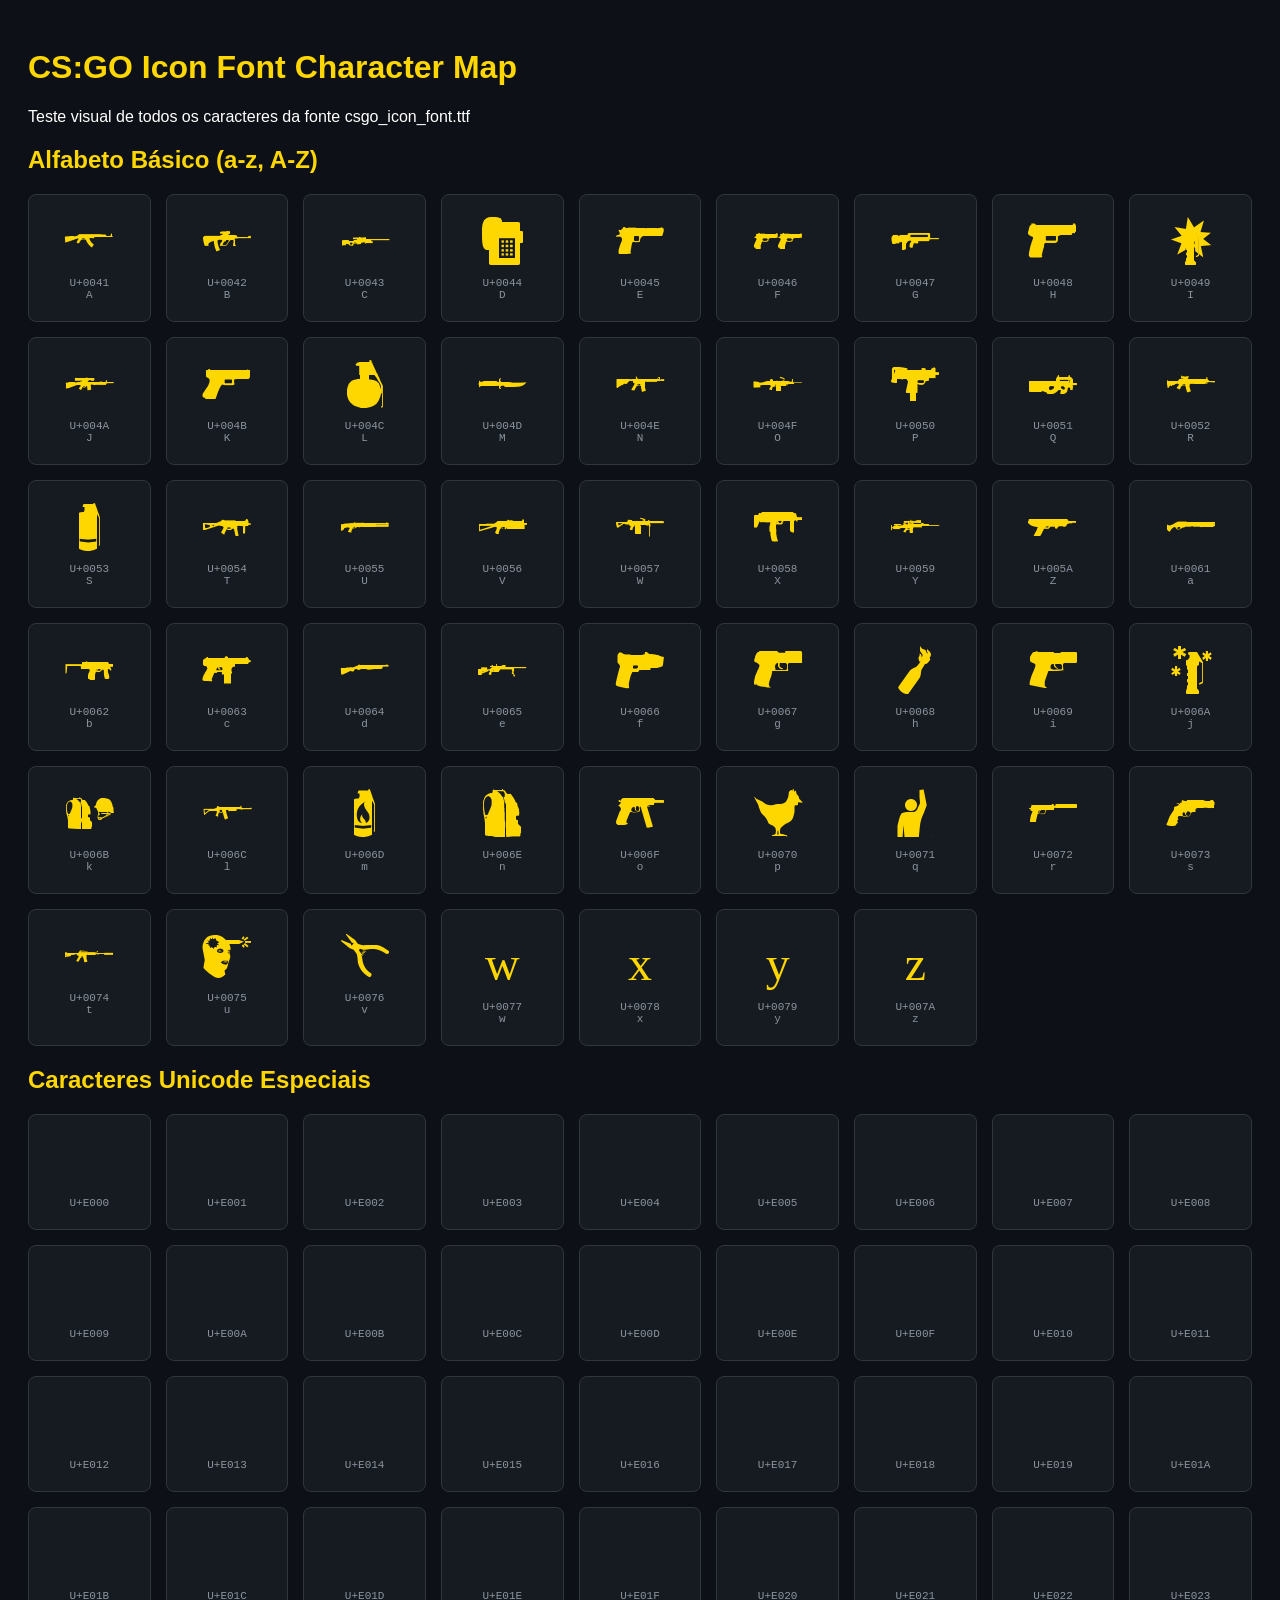
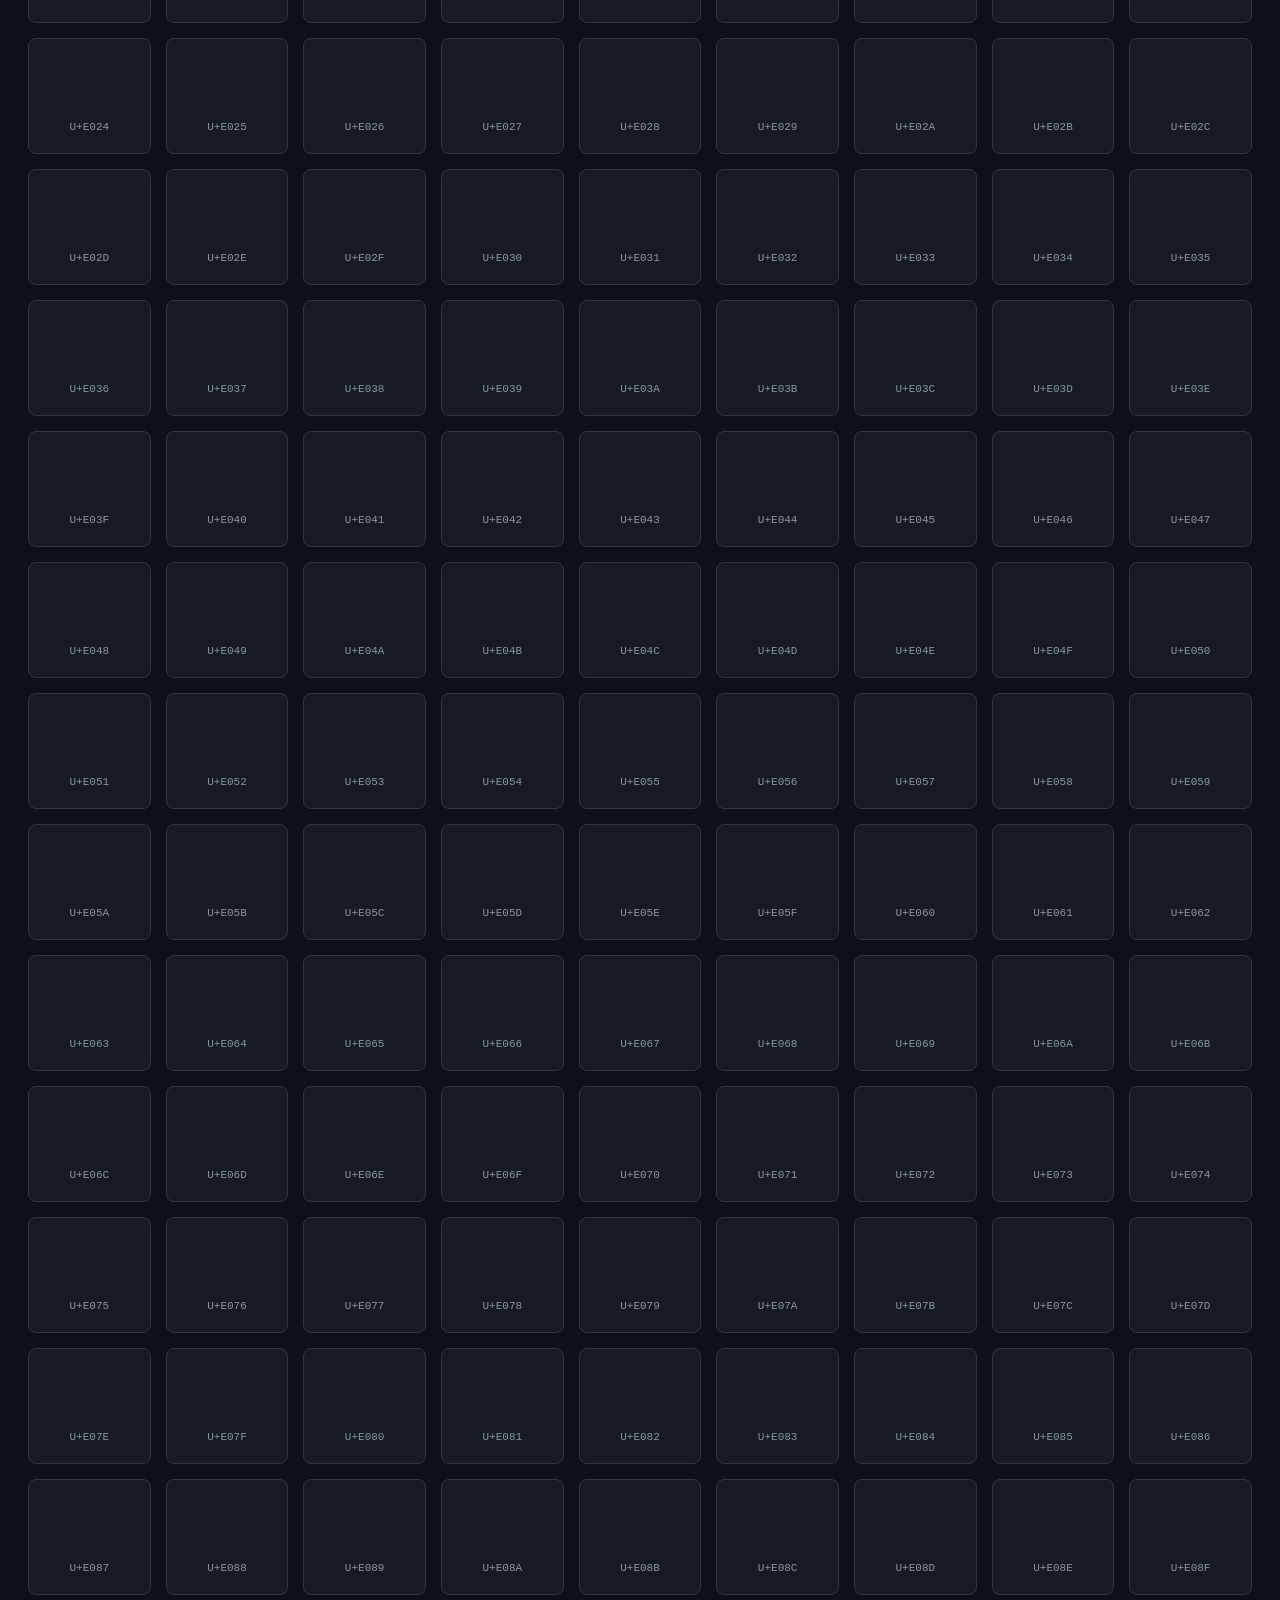
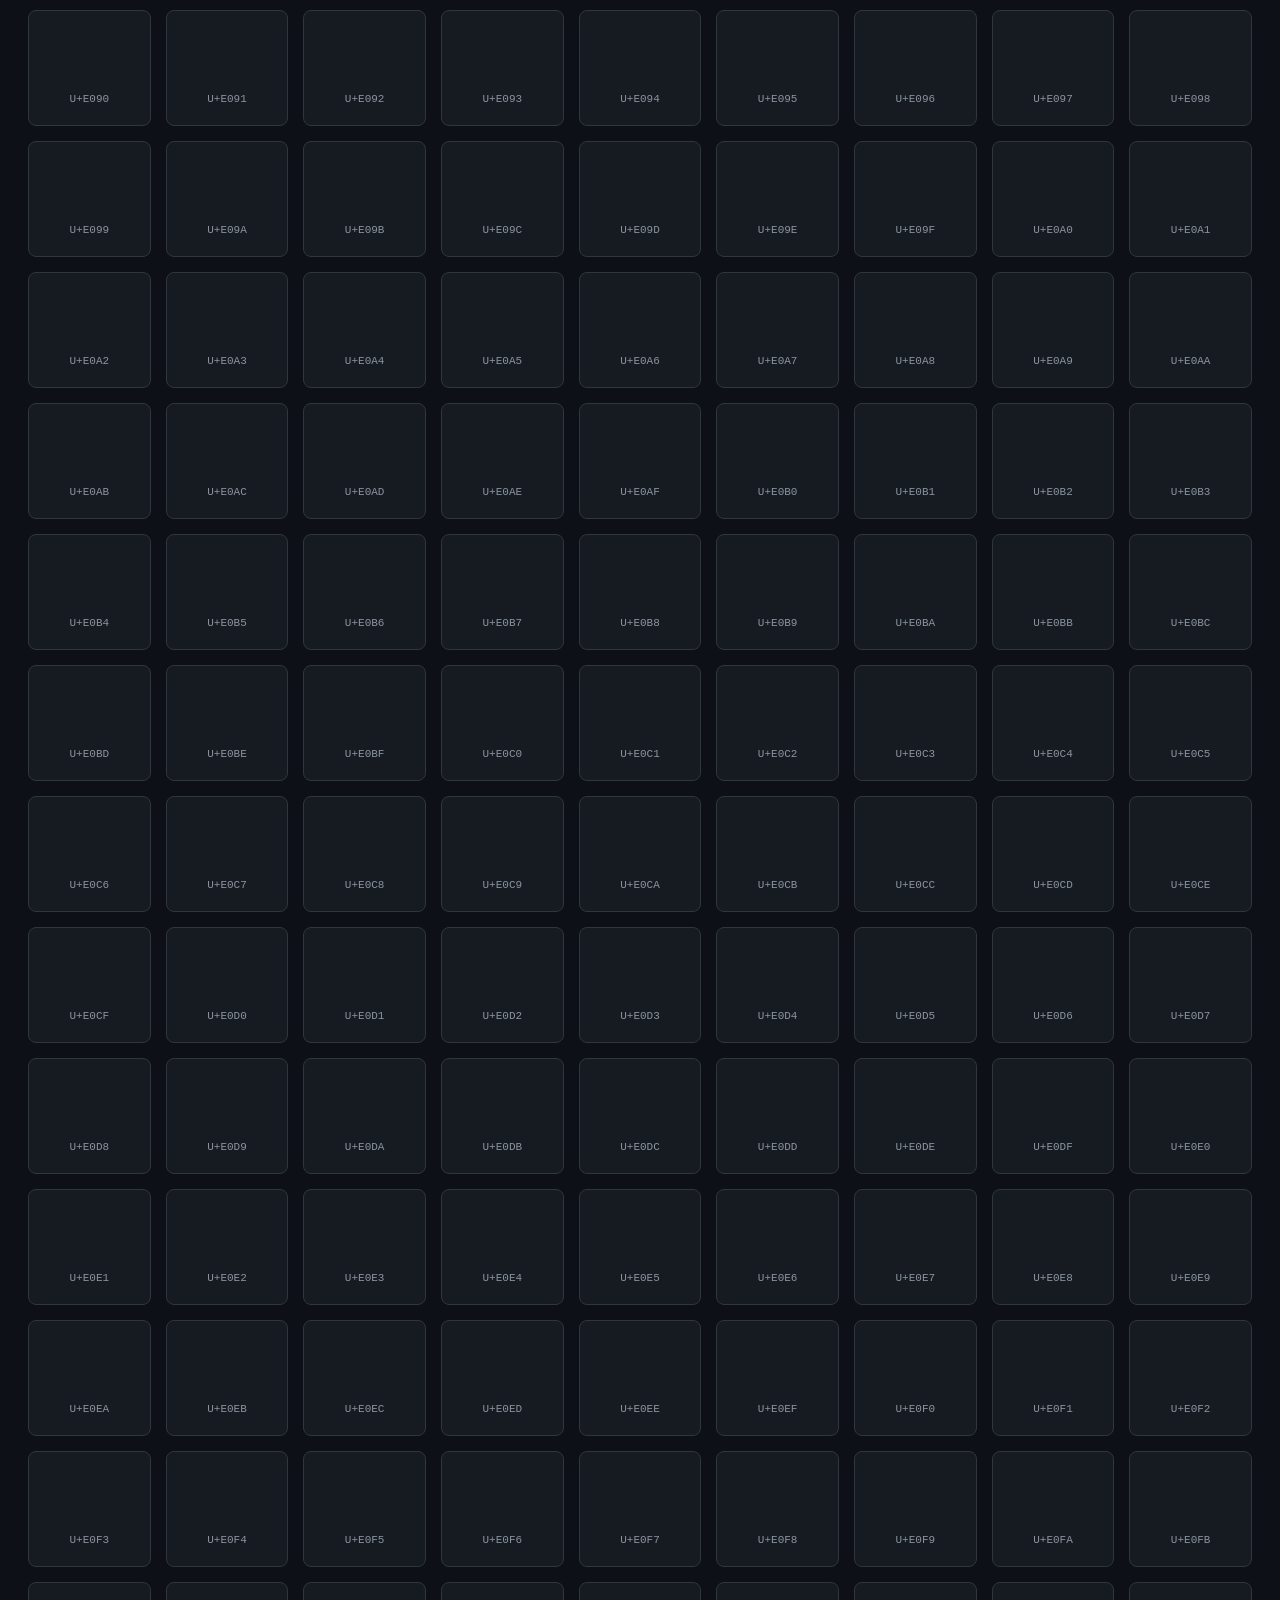
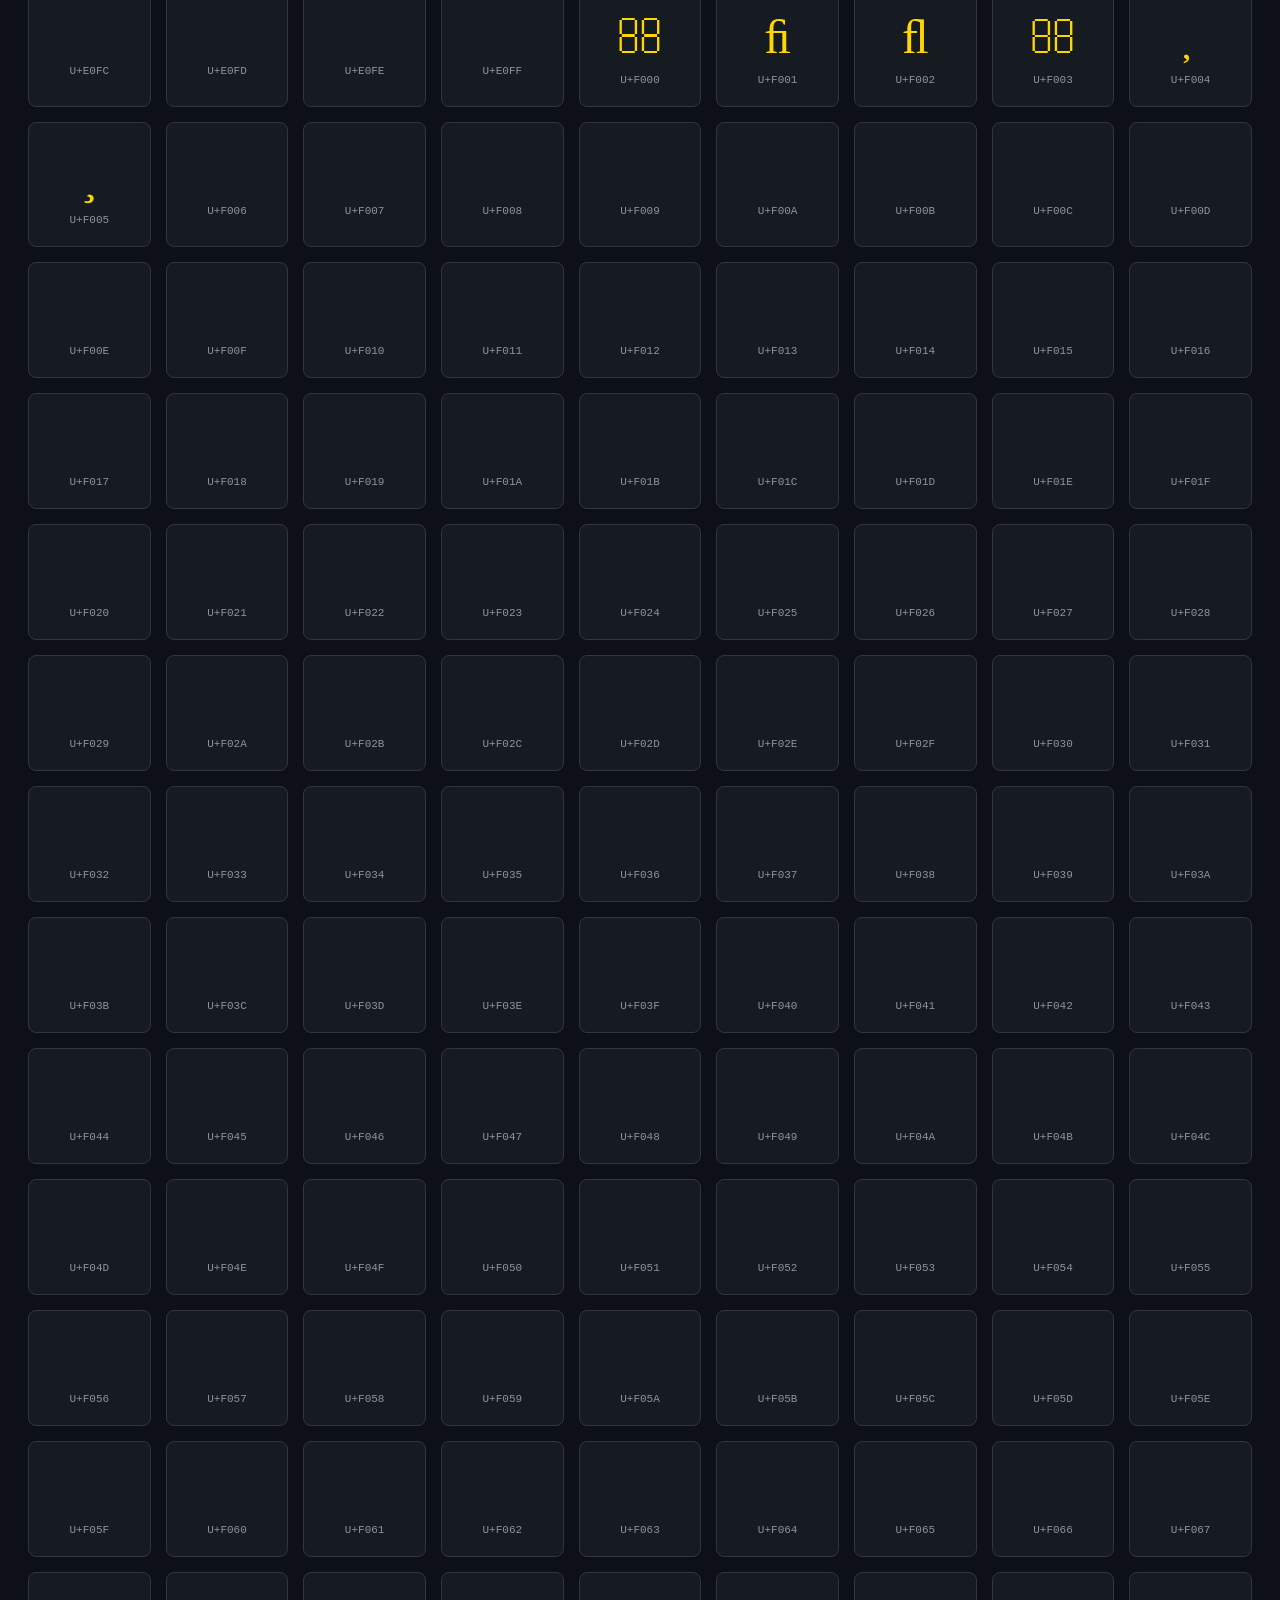
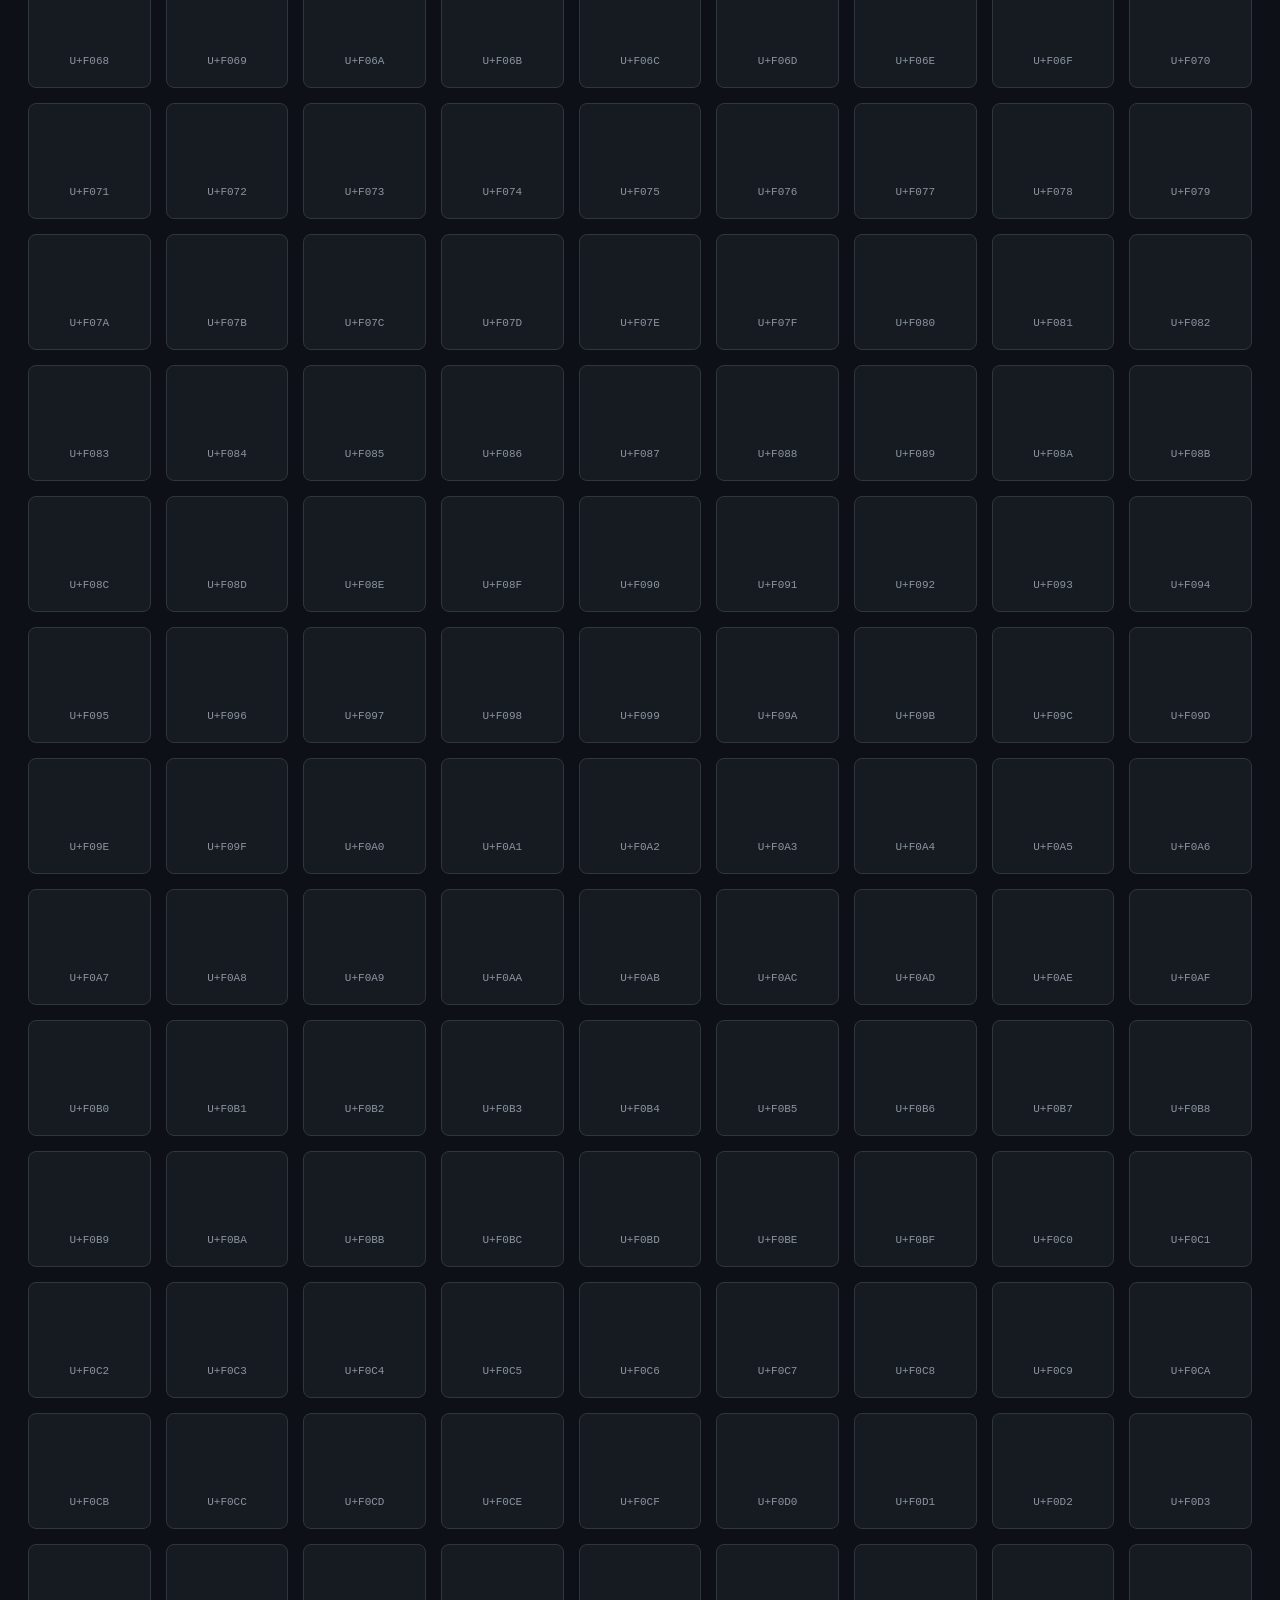
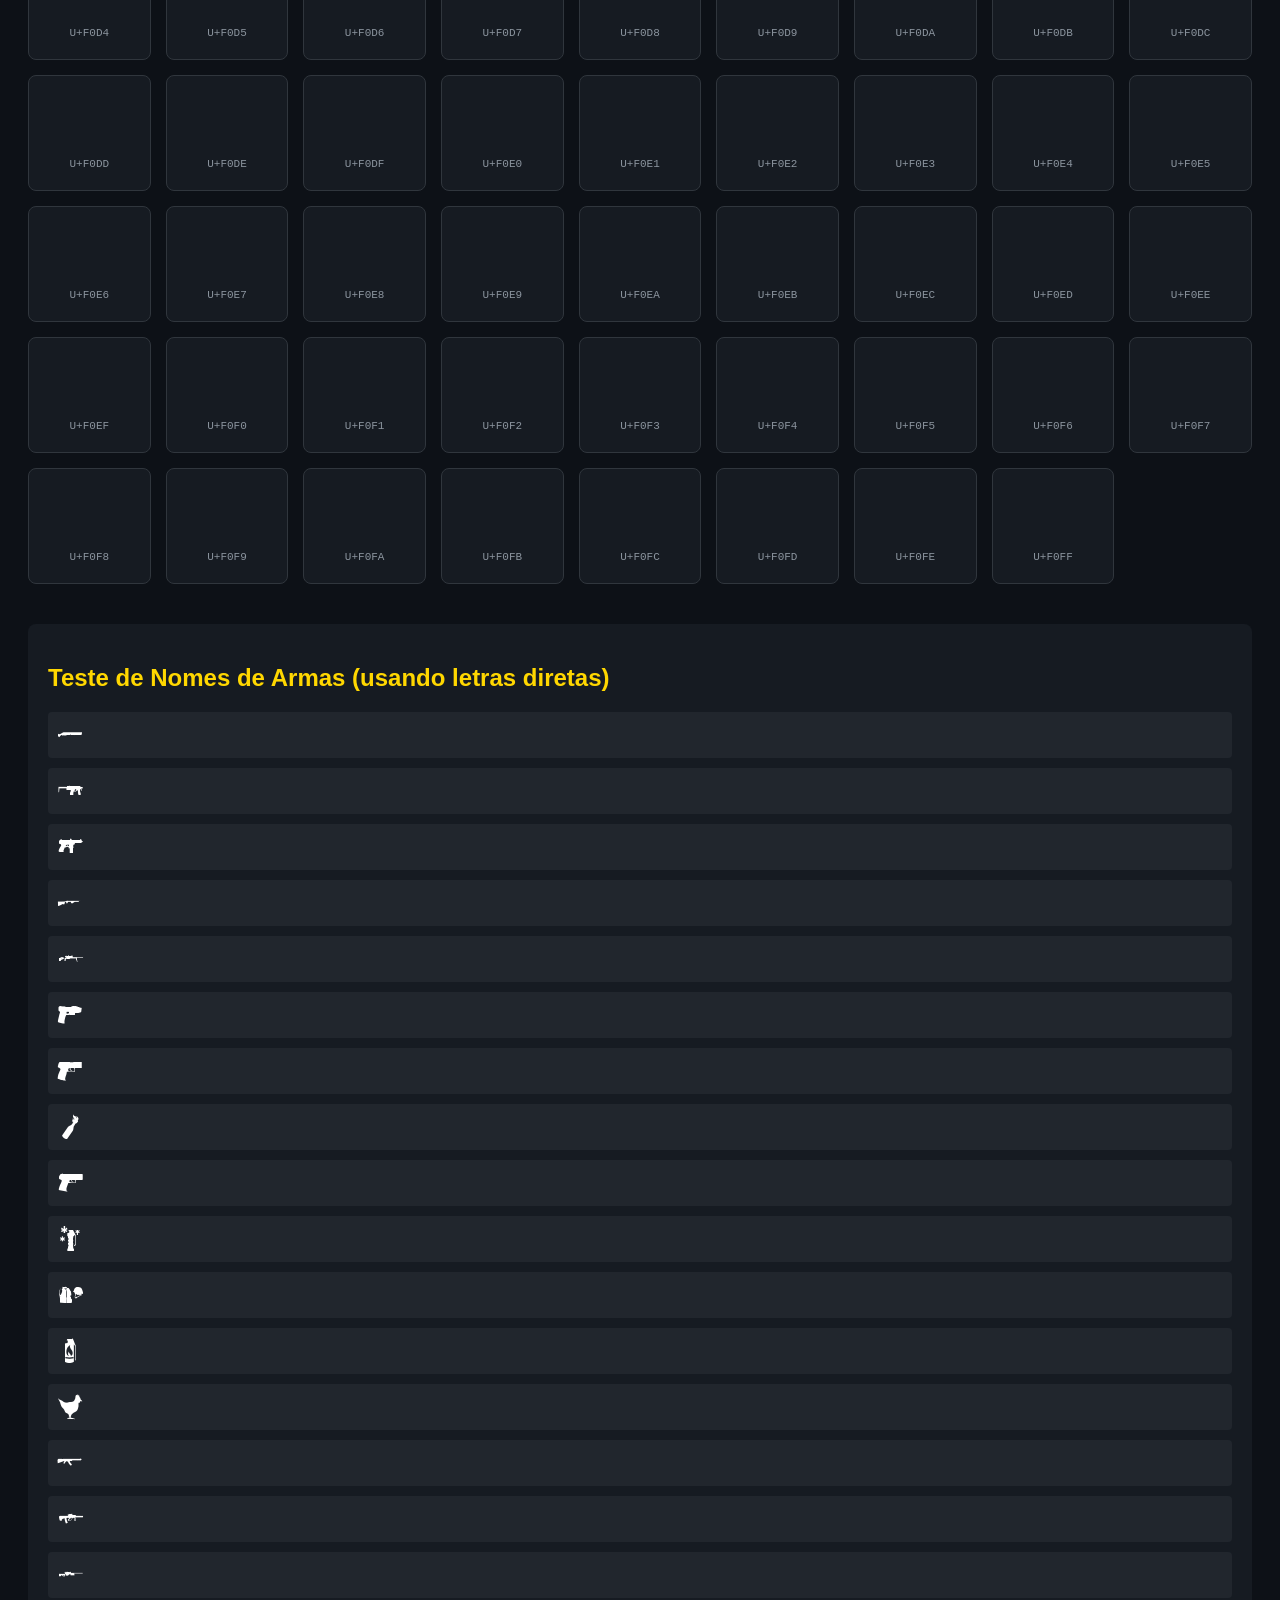
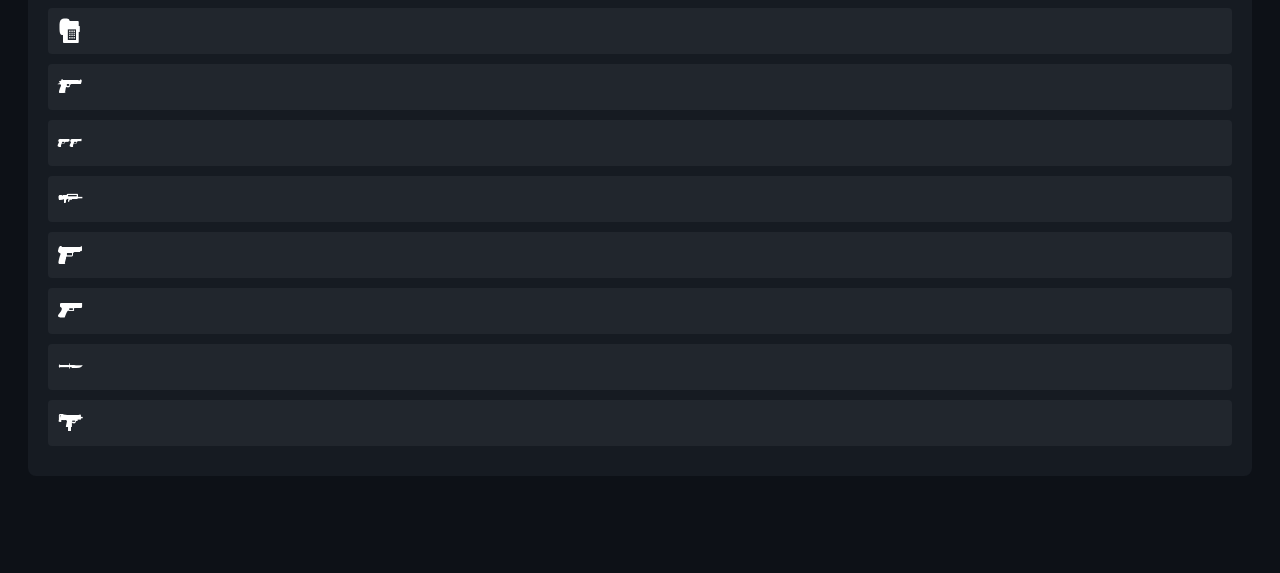
<file: web_app/static/font-test.html>
<!DOCTYPE html>
<html lang="pt-BR">
<head>
    <meta charset="UTF-8">
    <meta name="viewport" content="width=device-width, initial-scale=1.0">
    <title>CS:GO Icon Font Test</title>
    <style>
        @font-face {
            font-family: 'csgo-icons';
            src: url('fonts/csgo_icon_font.ttf') format('truetype');
            font-weight: normal;
            font-style: normal;
        }

        body {
            font-family: Arial, sans-serif;
            background: #0d1117;
            color: #fff;
            padding: 20px;
        }

        .grid {
            display: grid;
            grid-template-columns: repeat(auto-fill, minmax(120px, 1fr));
            gap: 15px;
            margin-top: 20px;
        }

        .icon-box {
            background: #161b22;
            border: 1px solid #30363d;
            border-radius: 8px;
            padding: 20px;
            text-align: center;
            transition: all 0.2s;
        }

        .icon-box:hover {
            background: #21262d;
            border-color: #ffd700;
            transform: scale(1.05);
        }

        .icon {
            font-family: 'csgo-icons';
            font-size: 48px;
            display: block;
            margin-bottom: 10px;
            color: #ffd700;
        }

        .code {
            font-family: monospace;
            font-size: 11px;
            color: #8b949e;
        }

        .weapon-names {
            margin-top: 40px;
            padding: 20px;
            background: #161b22;
            border-radius: 8px;
        }

        .weapon-test {
            font-family: 'csgo-icons';
            font-size: 24px;
            margin: 10px 0;
            padding: 10px;
            background: #21262d;
            border-radius: 4px;
        }

        h1, h2 {
            color: #ffd700;
        }
    </style>
</head>
<body>
    <h1>CS:GO Icon Font Character Map</h1>
    <p>Teste visual de todos os caracteres da fonte csgo_icon_font.ttf</p>

    <h2>Alfabeto Básico (a-z, A-Z)</h2>
    <div class="grid" id="alpha-grid"></div>

    <h2>Caracteres Unicode Especiais</h2>
    <div class="grid" id="unicode-grid"></div>

    <div class="weapon-names">
        <h2>Teste de Nomes de Armas (usando letras diretas)</h2>
        <div class="weapon-test">a</div> <!-- AK-47 pode ser 'a' -->
        <div class="weapon-test">b</div> <!-- AWP pode ser 'b' -->
        <div class="weapon-test">c</div>
        <div class="weapon-test">d</div> <!-- Desert Eagle -->
        <div class="weapon-test">e</div>
        <div class="weapon-test">f</div>
        <div class="weapon-test">g</div>
        <div class="weapon-test">h</div>
        <div class="weapon-test">i</div>
        <div class="weapon-test">j</div>
        <div class="weapon-test">k</div> <!-- Knife -->
        <div class="weapon-test">m</div> <!-- M4A1 -->
        <div class="weapon-test">p</div> <!-- P90, pistols -->
        <div class="weapon-test">A</div>
        <div class="weapon-test">B</div>
        <div class="weapon-test">C</div>
        <div class="weapon-test">D</div>
        <div class="weapon-test">E</div>
        <div class="weapon-test">F</div>
        <div class="weapon-test">G</div>
        <div class="weapon-test">H</div>
        <div class="weapon-test">K</div>
        <div class="weapon-test">M</div>
        <div class="weapon-test">P</div>
    </div>

    <script>
        // Alfabeto básico
        const alphaGrid = document.getElementById('alpha-grid');
        for (let i = 65; i <= 90; i++) { // A-Z
            alphaGrid.innerHTML += `
                <div class="icon-box">
                    <span class="icon">${String.fromCharCode(i)}</span>
                    <div class="code">U+${i.toString(16).toUpperCase().padStart(4, '0')}<br>${String.fromCharCode(i)}</div>
                </div>
            `;
        }
        for (let i = 97; i <= 122; i++) { // a-z
            alphaGrid.innerHTML += `
                <div class="icon-box">
                    <span class="icon">${String.fromCharCode(i)}</span>
                    <div class="code">U+${i.toString(16).toUpperCase().padStart(4, '0')}<br>${String.fromCharCode(i)}</div>
                </div>
            `;
        }

        // Unicode especial - área privada comum para ícones
        const unicodeGrid = document.getElementById('unicode-grid');
        // Área privada de uso (E000-F8FF)
        for (let i = 0xE000; i <= 0xE0FF; i++) {
            unicodeGrid.innerHTML += `
                <div class="icon-box">
                    <span class="icon">${String.fromCharCode(i)}</span>
                    <div class="code">U+${i.toString(16).toUpperCase()}</div>
                </div>
            `;
        }

        // Alguns outros ranges comuns
        for (let i = 0xF000; i <= 0xF0FF; i++) {
            unicodeGrid.innerHTML += `
                <div class="icon-box">
                    <span class="icon">${String.fromCharCode(i)}</span>
                    <div class="code">U+${i.toString(16).toUpperCase()}</div>
                </div>
            `;
        }
    </script>
</body>
</html>
</file>
